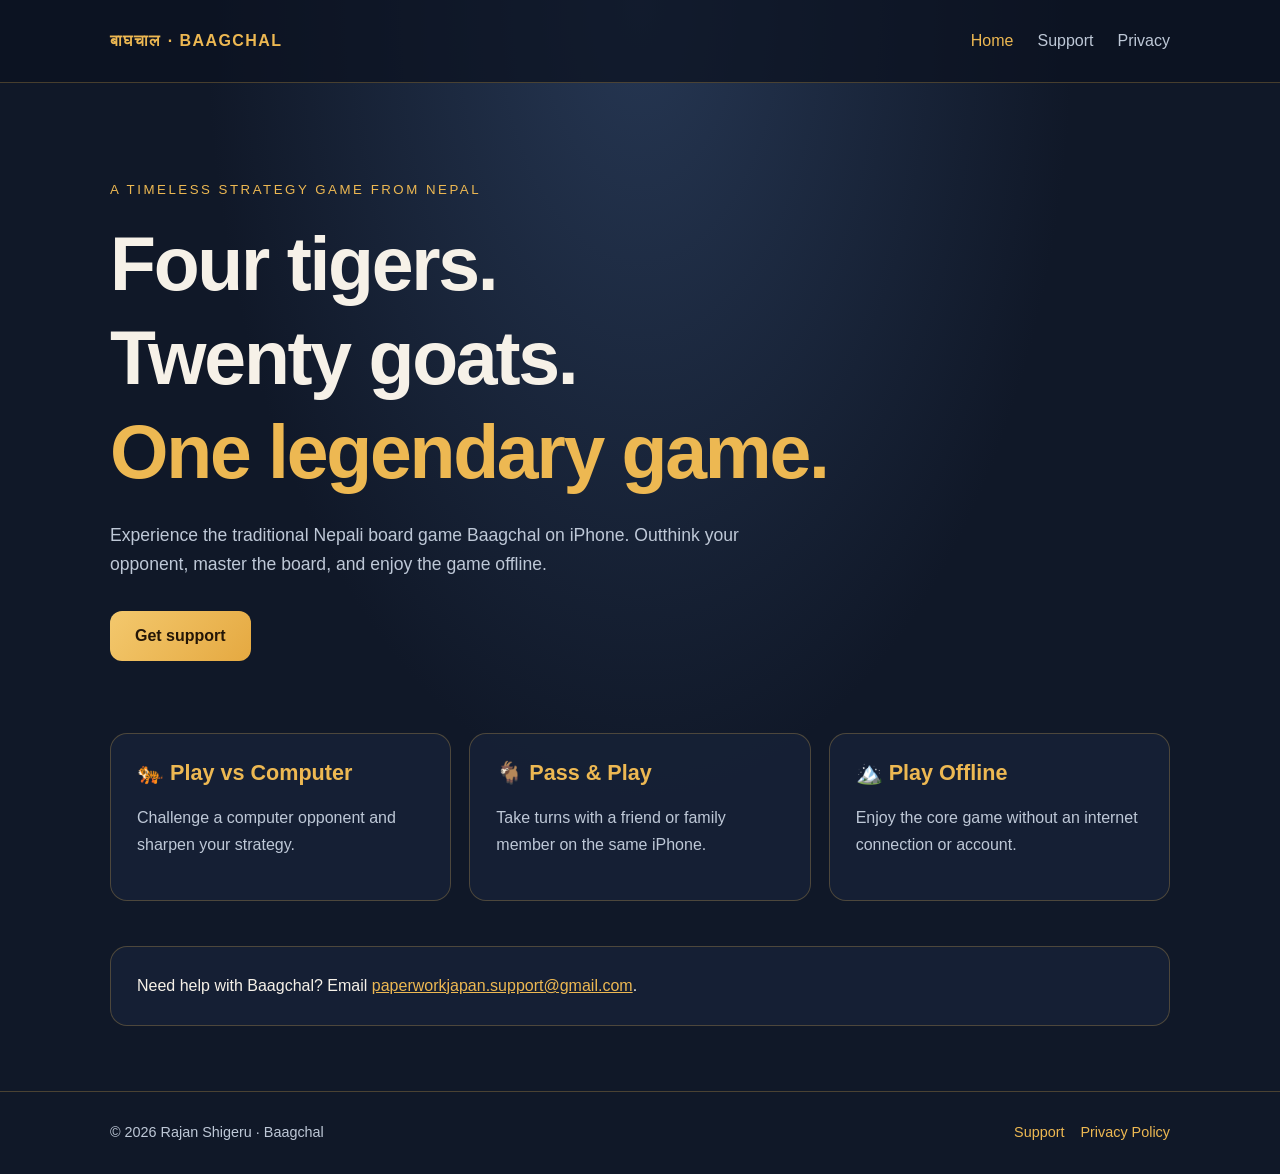
<file: index.html>
<!doctype html><html lang="en"><head><meta charset="utf-8"><meta name="viewport" content="width=device-width,initial-scale=1"><title>Baagchal — The Himalayan Strategy Game</title><meta name="description" content="Baagchal, the classic Nepali tiger-and-goat strategy game for iPhone. Support and privacy information."><link rel="stylesheet" href="style.css"></head><body><header><nav class="wrap"><a class="brand" href="index.html">बाघचाल · BAAGCHAL</a><div class="links"><a aria-current="page" href="index.html">Home</a><a href="support.html">Support</a><a href="privacy.html">Privacy</a></div></nav></header><main class="wrap"><div class="hero"><div class="eyebrow">A timeless strategy game from Nepal</div><h1>Four tigers.<br>Twenty goats.<br><span style="color:var(--gold)">One legendary game.</span></h1><p class="lead">Experience the traditional Nepali board game Baagchal on iPhone. Outthink your opponent, master the board, and enjoy the game offline.</p><a class="button" href="support.html">Get support</a></div><div class="cards"><div class="card"><h2>🐅 Play vs Computer</h2><p>Challenge a computer opponent and sharpen your strategy.</p></div><div class="card"><h2>🐐 Pass &amp; Play</h2><p>Take turns with a friend or family member on the same iPhone.</p></div><div class="card"><h2>🏔️ Play Offline</h2><p>Enjoy the core game without an internet connection or account.</p></div></div><div class="notice">Need help with Baagchal? Email <a href="mailto:paperworkjapan.support@gmail.com?subject=Baagchal%20Support">paperworkjapan.support@gmail.com</a>.</div></main><footer><div class="wrap foot"><span>© 2026 Rajan Shigeru · Baagchal</span><span><a href="support.html">Support</a><a href="privacy.html">Privacy Policy</a></span></div></footer></body></html>
</file>
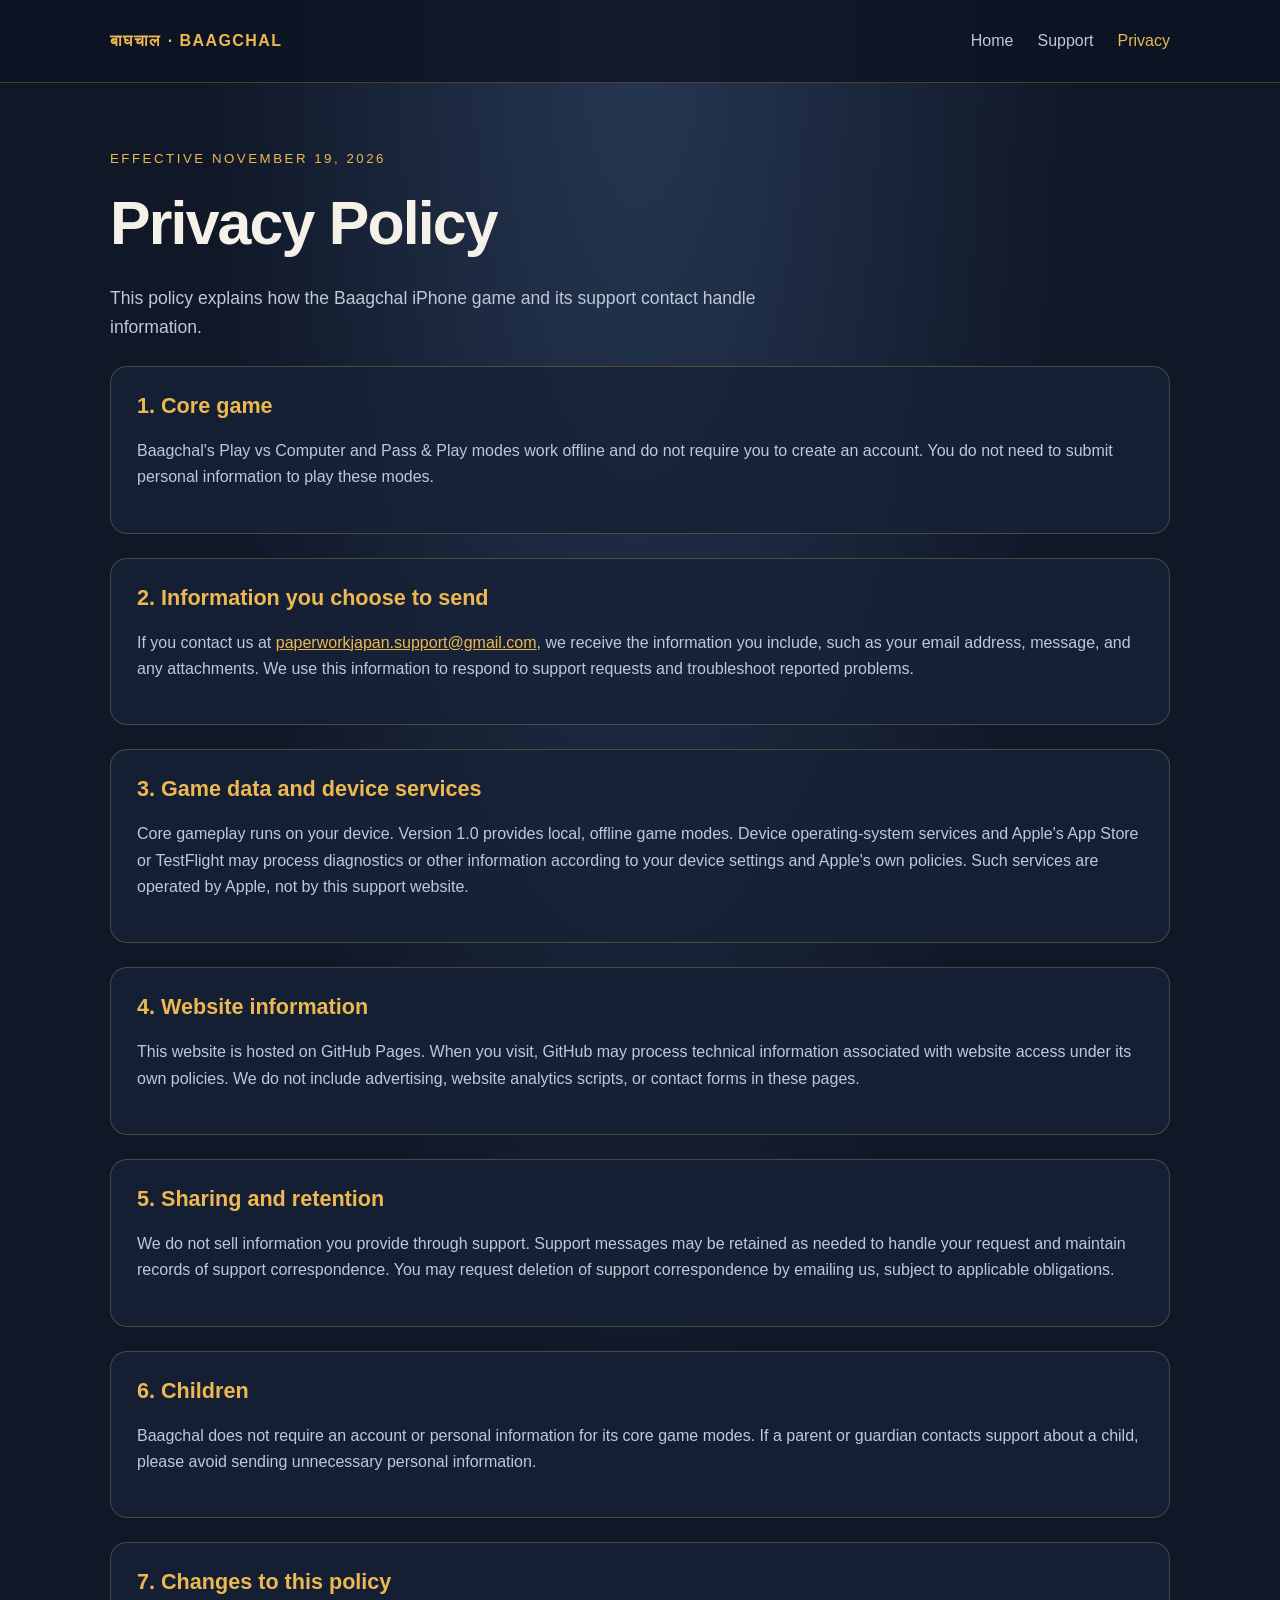
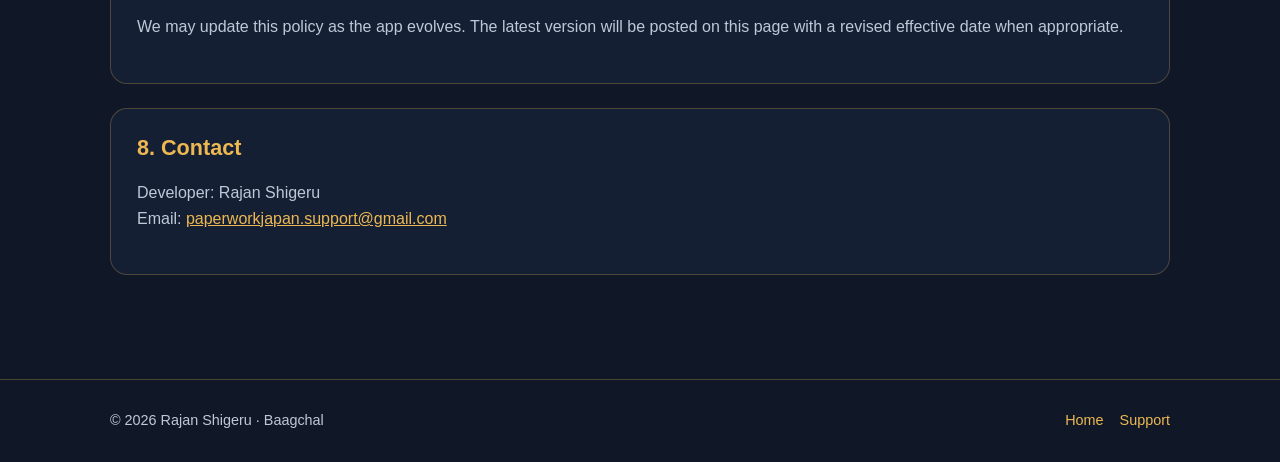
<file: privacy.html>
<!doctype html><html lang="en"><head><meta charset="utf-8"><meta name="viewport" content="width=device-width,initial-scale=1"><title>Baagchal Privacy Policy</title><meta name="description" content="Privacy Policy for Baagchal on iPhone."><link rel="stylesheet" href="style.css"></head><body><header><nav class="wrap"><a class="brand" href="index.html">बाघचाल · BAAGCHAL</a><div class="links"><a href="index.html">Home</a><a href="support.html">Support</a><a aria-current="page" href="privacy.html">Privacy</a></div></nav></header><main class="wrap content"><div class="eyebrow">Effective November 19, 2026</div><h1>Privacy Policy</h1><p class="lead">This policy explains how the Baagchal iPhone game and its support contact handle information.</p><section><h2>1. Core game</h2><p>Baagchal's Play vs Computer and Pass &amp; Play modes work offline and do not require you to create an account. You do not need to submit personal information to play these modes.</p></section><section><h2>2. Information you choose to send</h2><p>If you contact us at <a href="mailto:paperworkjapan.support@gmail.com">paperworkjapan.support@gmail.com</a>, we receive the information you include, such as your email address, message, and any attachments. We use this information to respond to support requests and troubleshoot reported problems.</p></section><section><h2>3. Game data and device services</h2><p>Core gameplay runs on your device. Version 1.0 provides local, offline game modes. Device operating-system services and Apple's App Store or TestFlight may process diagnostics or other information according to your device settings and Apple's own policies. Such services are operated by Apple, not by this support website.</p></section><section><h2>4. Website information</h2><p>This website is hosted on GitHub Pages. When you visit, GitHub may process technical information associated with website access under its own policies. We do not include advertising, website analytics scripts, or contact forms in these pages.</p></section><section><h2>5. Sharing and retention</h2><p>We do not sell information you provide through support. Support messages may be retained as needed to handle your request and maintain records of support correspondence. You may request deletion of support correspondence by emailing us, subject to applicable obligations.</p></section><section><h2>6. Children</h2><p>Baagchal does not require an account or personal information for its core game modes. If a parent or guardian contacts support about a child, please avoid sending unnecessary personal information.</p></section><section><h2>7. Changes to this policy</h2><p>We may update this policy as the app evolves. The latest version will be posted on this page with a revised effective date when appropriate.</p></section><section><h2>8. Contact</h2><p>Developer: Rajan Shigeru<br>Email: <a href="mailto:paperworkjapan.support@gmail.com">paperworkjapan.support@gmail.com</a></p></section></main><footer><div class="wrap foot"><span>© 2026 Rajan Shigeru · Baagchal</span><span><a href="index.html">Home</a><a href="support.html">Support</a></span></div></footer></body></html>
</file>
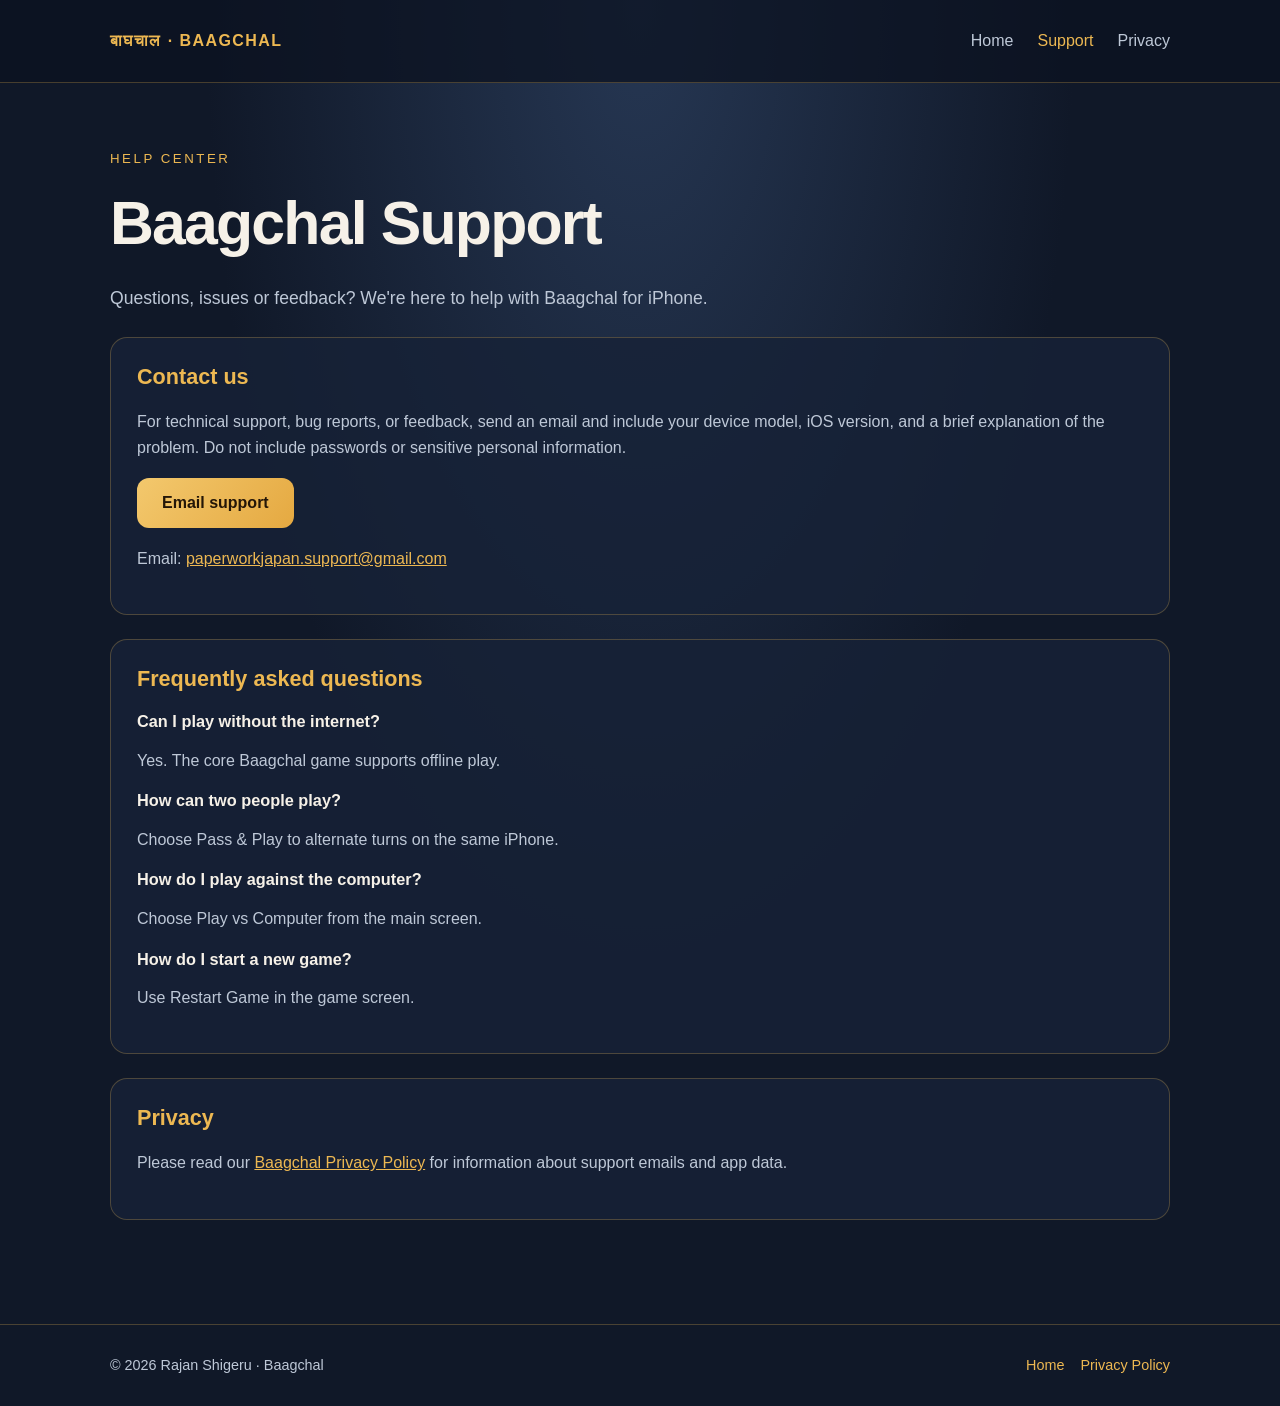
<file: support.html>
<!doctype html><html lang="en"><head><meta charset="utf-8"><meta name="viewport" content="width=device-width,initial-scale=1"><title>Baagchal Support</title><meta name="description" content="Help and contact information for the Baagchal iPhone game."><link rel="stylesheet" href="style.css"></head><body><header><nav class="wrap"><a class="brand" href="index.html">बाघचाल · BAAGCHAL</a><div class="links"><a href="index.html">Home</a><a aria-current="page" href="support.html">Support</a><a href="privacy.html">Privacy</a></div></nav></header><main class="wrap content"><div class="eyebrow">Help Center</div><h1>Baagchal Support</h1><p class="lead">Questions, issues or feedback? We're here to help with Baagchal for iPhone.</p><section><h2>Contact us</h2><p>For technical support, bug reports, or feedback, send an email and include your device model, iOS version, and a brief explanation of the problem. Do not include passwords or sensitive personal information.</p><a class="button" href="mailto:paperworkjapan.support@gmail.com?subject=Baagchal%20Support">Email support</a><p style="margin-top:18px">Email: <a href="mailto:paperworkjapan.support@gmail.com">paperworkjapan.support@gmail.com</a></p></section><section><h2>Frequently asked questions</h2><h3>Can I play without the internet?</h3><p>Yes. The core Baagchal game supports offline play.</p><h3>How can two people play?</h3><p>Choose Pass &amp; Play to alternate turns on the same iPhone.</p><h3>How do I play against the computer?</h3><p>Choose Play vs Computer from the main screen.</p><h3>How do I start a new game?</h3><p>Use Restart Game in the game screen.</p></section><section><h2>Privacy</h2><p>Please read our <a href="privacy.html">Baagchal Privacy Policy</a> for information about support emails and app data.</p></section></main><footer><div class="wrap foot"><span>© 2026 Rajan Shigeru · Baagchal</span><span><a href="index.html">Home</a><a href="privacy.html">Privacy Policy</a></span></div></footer></body></html>
</file>
<file: style.css>
:root{--bg:#101828;--panel:#172238;--gold:#edb852;--text:#f6f1e8;--muted:#bec8d7;--line:rgba(237,184,82,.26)}*{box-sizing:border-box}html{scroll-behavior:smooth}body{margin:0;background:radial-gradient(ellipse at 50% 0,#263753 0,#101828 48%);font:16px/1.65 -apple-system,BlinkMacSystemFont,"Segoe UI",sans-serif;color:var(--text);min-height:100vh}a{color:var(--gold)}.wrap{width:min(1060px,calc(100% - 40px));margin:auto}header{border-bottom:1px solid var(--line);background:rgba(11,18,32,.75)}nav{display:flex;justify-content:space-between;align-items:center;gap:20px;min-height:82px}.brand{text-decoration:none;letter-spacing:.09em;color:var(--gold);font-weight:800}.links{display:flex;gap:24px}.links a{color:var(--muted);text-decoration:none}.links a:hover,.links a[aria-current="page"]{color:var(--gold)}h1,h2,h3{line-height:1.25}h1{font-size:clamp(2.4rem,6vw,4.7rem);letter-spacing:-.03em;margin:16px 0 22px}h2{color:var(--gold);font-size:1.35rem}h3{font-size:1.02rem;margin-bottom:4px}.eyebrow{font-size:.83rem;letter-spacing:.19em;text-transform:uppercase;color:var(--gold)}.lead{color:var(--muted);font-size:1.1rem;max-width:690px}.hero{padding:96px 0 72px}.hero .lead{margin-bottom:32px}.button{display:inline-block;background:linear-gradient(130deg,#f3c86d,#e5a941);color:#241607;text-decoration:none;padding:12px 25px;border-radius:12px;font-weight:800}.button:hover{filter:brightness(1.08)}.cards{display:grid;grid-template-columns:repeat(3,1fr);gap:18px;margin:0 0 45px}.card,section,.notice{border:1px solid var(--line);border-radius:17px;background:rgba(23,34,56,.8);padding:26px}.card h2{margin-top:0}.card p,section p{color:var(--muted)}.notice{margin:20px 0 65px}.content{padding:65px 0 80px}.content h1{font-size:clamp(2.4rem,5vw,3.8rem)}section{margin:24px 0}section h2{margin-top:0}footer{border-top:1px solid var(--line);padding:29px 0;color:var(--muted);font-size:.9rem}.foot{display:flex;align-items:center;justify-content:space-between;gap:18px}.foot a{margin-left:16px;text-decoration:none}@media(max-width:720px){nav{align-items:flex-start;flex-direction:column;padding:20px 0;gap:8px}.links{gap:18px}.hero{padding:60px 0 45px}.cards{grid-template-columns:1fr}.foot{flex-direction:column;align-items:flex-start}.foot a{margin-left:0;margin-right:18px}}
</file>
